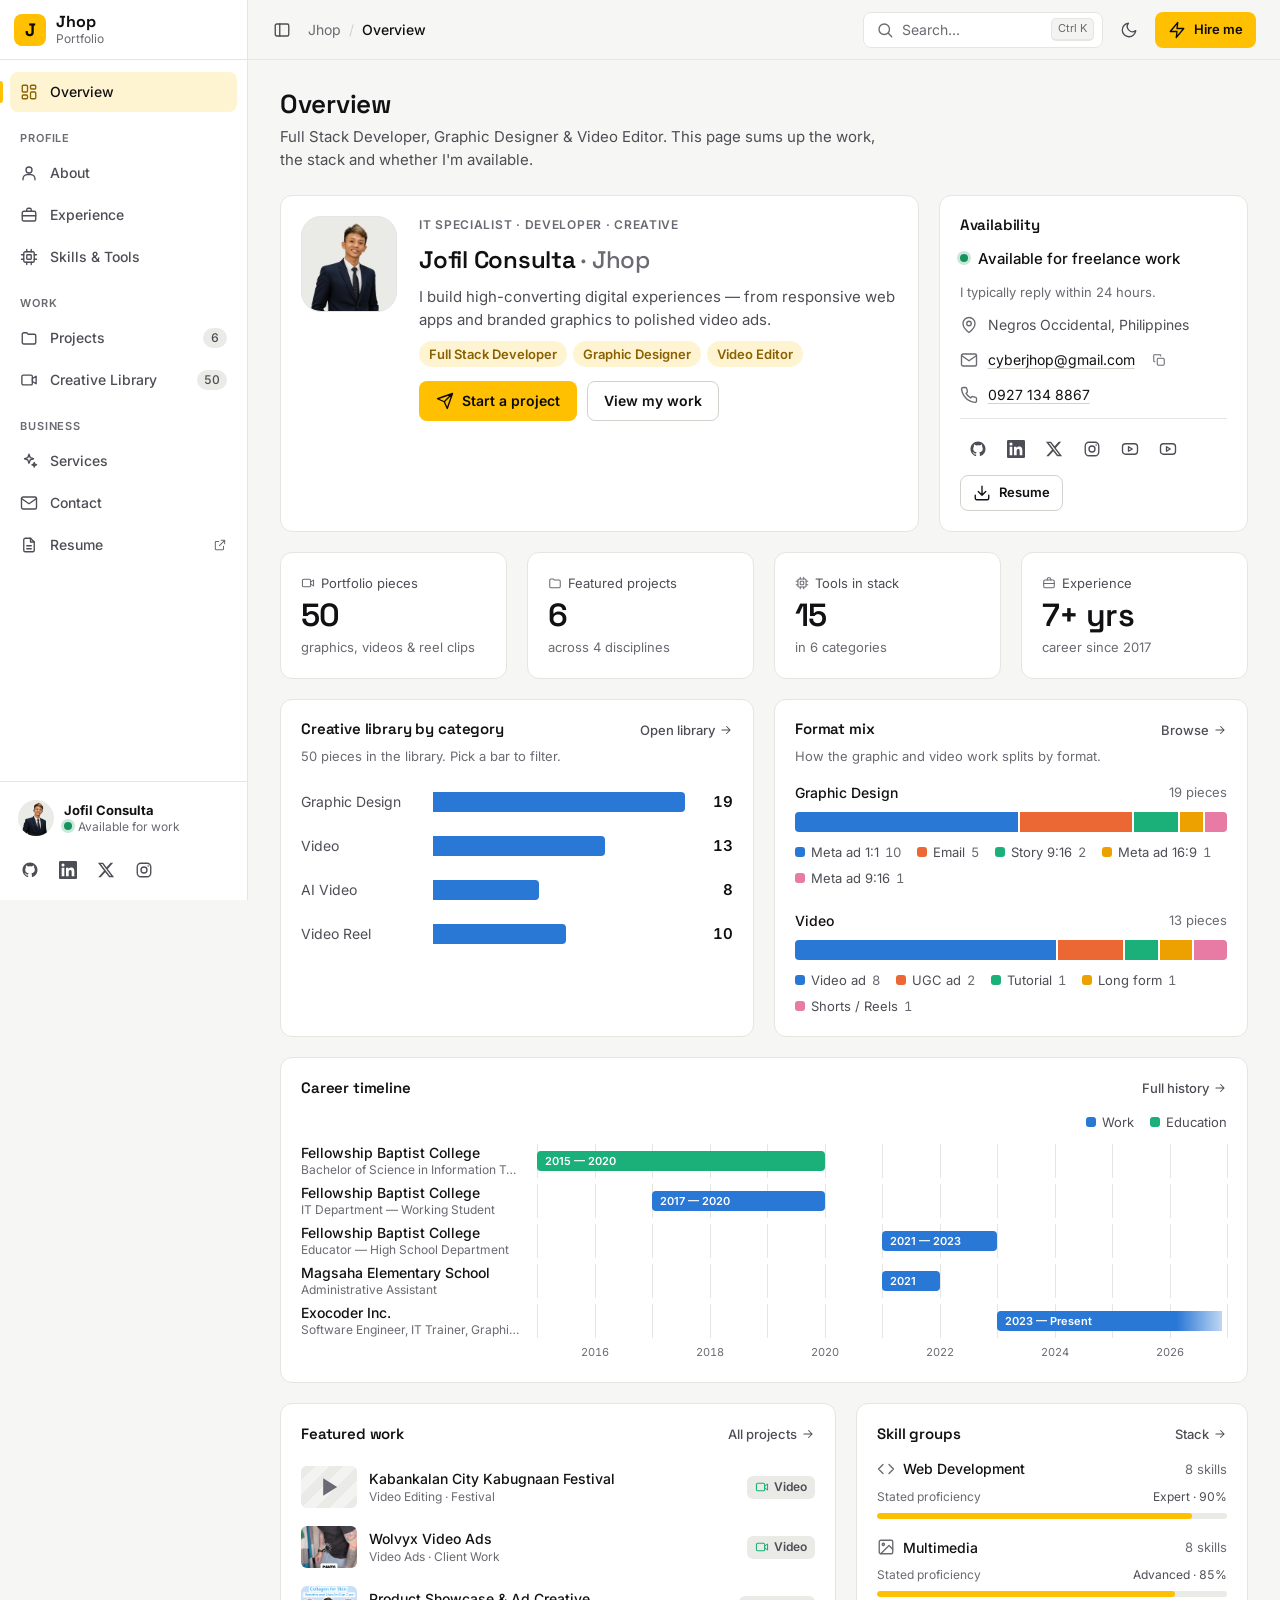
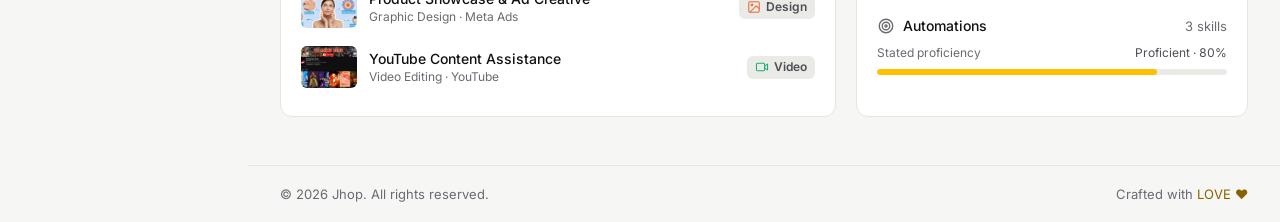
<file: index.html>
<!DOCTYPE html>
<html lang="en">
	<head>
		<meta charset="UTF-8" />
		<meta name="viewport" content="width=device-width, initial-scale=1.0" />
		<title>Jhop — Full Stack Developer · Designer · Video Editor</title>
		<meta name="description" content="Jhop — Full Stack Developer, Graphic Designer & Video Editor based in the Philippines. Available for freelance work." />
		<meta name="author" content="Jofil Consulta" />
		<link rel="canonical" href="https://cyberjhop.github.io/" />
		<meta name="theme-color" content="#0b0b0c" media="(prefers-color-scheme: dark)" />
		<meta name="theme-color" content="#f6f6f4" media="(prefers-color-scheme: light)" />
		<meta property="og:title" content="Jhop — Full Stack Developer · Designer · Video Editor" />
		<meta property="og:description" content="I build high-converting digital experiences — from responsive web apps and branded graphics to polished video ads." />
		<meta property="og:type" content="website" />
		<meta property="og:url" content="https://cyberjhop.github.io" />
		<meta property="og:image" content="https://cyberjhop.github.io/img/profile.png" />
		<meta name="twitter:card" content="summary_large_image" />
		<link rel="icon" href="data:image/svg+xml,<svg xmlns='http://www.w3.org/2000/svg' viewBox='0 0 32 32'><rect width='32' height='32' rx='6' fill='%23FFC001'/><text x='16' y='22' text-anchor='middle' font-family='Arial,sans-serif' font-weight='800' font-size='20' fill='%230a0a0a'>J</text></svg>" />
		<link rel="preconnect" href="https://fonts.googleapis.com" />
		<link rel="preconnect" href="https://fonts.gstatic.com" crossorigin />
		<link href="https://fonts.googleapis.com/css2?family=Inter:wght@400;500;600;700&family=Space+Grotesk:wght@500;600;700&display=swap" rel="stylesheet" />
		<link rel="stylesheet" href="res/css/main.css" />
		<script>
			// Apply saved theme + sidebar state before first paint (no flash).
			(function () {
				var d = document.documentElement;
				d.classList.add("js");
				try {
					var t = localStorage.getItem("theme");
					if (t === "light" || t === "dark") d.setAttribute("data-theme", t);
					if (localStorage.getItem("sidebar") === "collapsed") d.classList.add("sidebar-collapsed");
				} catch (e) {}
				var w = window.innerWidth;
				if (w >= 768 && (w < 1024 || d.classList.contains("sidebar-collapsed"))) d.classList.add("is-rail");
			})();
		</script>
		<script type="application/ld+json">
			{
				"@context": "https://schema.org",
				"@type": "Person",
				"name": "Jofil Consulta",
				"alternateName": "Jhop",
				"jobTitle": "Full Stack Developer, Graphic Designer & Video Editor",
				"url": "https://cyberjhop.github.io",
				"image": "https://cyberjhop.github.io/img/profile.png",
				"email": "mailto:cyberjhop@gmail.com",
				"address": { "@type": "PostalAddress", "addressRegion": "Negros Occidental", "addressCountry": "PH" },
				"worksFor": { "@type": "Organization", "name": "Exocoder Inc." },
				"alumniOf": { "@type": "CollegeOrUniversity", "name": "Fellowship Baptist College" },
				"sameAs": [
					"https://github.com/jhop-xocdr",
					"https://www.linkedin.com/in/jofil-consulta-85502b249/",
					"https://x.com/jhop_ph",
					"https://www.instagram.com/cyberjhop06/"
				]
			}
		</script>
	</head>
	<body>
		<!-- Icon sprite: referenced everywhere as <svg class="icon"><use href="#i-name"/></svg> -->
		<svg xmlns="http://www.w3.org/2000/svg" style="display: none" aria-hidden="true">
			<defs>
				<symbol id="i-home" viewBox="0 0 24 24"><rect x="3" y="3" width="7" height="9" rx="1.5"/><rect x="14" y="3" width="7" height="5" rx="1.5"/><rect x="14" y="12" width="7" height="9" rx="1.5"/><rect x="3" y="16" width="7" height="5" rx="1.5"/></symbol>
				<symbol id="i-user" viewBox="0 0 24 24"><circle cx="12" cy="8" r="4"/><path d="M4 21v-1a6 6 0 0 1 6-6h4a6 6 0 0 1 6 6v1"/></symbol>
				<symbol id="i-briefcase" viewBox="0 0 24 24"><rect x="3" y="7" width="18" height="13" rx="2"/><path d="M9 7V5a2 2 0 0 1 2-2h2a2 2 0 0 1 2 2v2M3 13h18"/></symbol>
				<symbol id="i-cpu" viewBox="0 0 24 24"><rect x="5" y="5" width="14" height="14" rx="2"/><rect x="9" y="9" width="6" height="6" rx="1"/><path d="M9 2v3M15 2v3M9 19v3M15 19v3M2 9h3M2 15h3M19 9h3M19 15h3"/></symbol>
				<symbol id="i-folder" viewBox="0 0 24 24"><path d="M3 7a2 2 0 0 1 2-2h4l2 2h8a2 2 0 0 1 2 2v9a2 2 0 0 1-2 2H5a2 2 0 0 1-2-2z"/></symbol>
				<symbol id="i-film" viewBox="0 0 24 24"><rect x="2.5" y="5.5" width="14" height="13" rx="2"/><path d="M16.5 10l5-3v10l-5-3z"/></symbol>
				<symbol id="i-sparkles" viewBox="0 0 24 24"><path d="M12 3l1.6 4.4L18 9l-4.4 1.6L12 15l-1.6-4.4L6 9l4.4-1.6z"/><path d="M19 14l.8 2.2L22 17l-2.2.8L19 20l-.8-2.2L16 17l2.2-.8z"/></symbol>
				<symbol id="i-mail" viewBox="0 0 24 24"><rect x="2" y="4" width="20" height="16" rx="2"/><path d="M22 6l-10 7L2 6"/></symbol>
				<symbol id="i-file" viewBox="0 0 24 24"><path d="M14 3H7a2 2 0 0 0-2 2v14a2 2 0 0 0 2 2h10a2 2 0 0 0 2-2V8z"/><path d="M14 3v5h5M9 13h6M9 17h6"/></symbol>
				<symbol id="i-search" viewBox="0 0 24 24"><circle cx="11" cy="11" r="7"/><path d="M21 21l-4.3-4.3"/></symbol>
				<symbol id="i-sun" viewBox="0 0 24 24"><circle cx="12" cy="12" r="4"/><path d="M12 2v2M12 20v2M4.9 4.9l1.4 1.4M17.7 17.7l1.4 1.4M2 12h2M20 12h2M4.9 19.1l1.4-1.4M17.7 6.3l1.4-1.4"/></symbol>
				<symbol id="i-moon" viewBox="0 0 24 24"><path d="M21 12.8A9 9 0 1 1 11.2 3a7 7 0 0 0 9.8 9.8z"/></symbol>
				<symbol id="i-menu" viewBox="0 0 24 24"><path d="M4 6h16M4 12h16M4 18h16"/></symbol>
				<symbol id="i-panel" viewBox="0 0 24 24"><rect x="3" y="4" width="18" height="16" rx="2"/><path d="M9 4v16"/></symbol>
				<symbol id="i-x" viewBox="0 0 24 24"><path d="M18 6L6 18M6 6l12 12"/></symbol>
				<symbol id="i-chevron-left" viewBox="0 0 24 24"><path d="M15 18l-6-6 6-6"/></symbol>
				<symbol id="i-chevron-right" viewBox="0 0 24 24"><path d="M9 18l6-6-6-6"/></symbol>
				<symbol id="i-external" viewBox="0 0 24 24"><path d="M14 4h6v6M20 4l-9 9M18 14v5a1 1 0 0 1-1 1H5a1 1 0 0 1-1-1V7a1 1 0 0 1 1-1h5"/></symbol>
				<symbol id="i-download" viewBox="0 0 24 24"><path d="M21 15v4a2 2 0 0 1-2 2H5a2 2 0 0 1-2-2v-4M7 10l5 5 5-5M12 15V3"/></symbol>
				<symbol id="i-copy" viewBox="0 0 24 24"><rect x="9" y="9" width="12" height="12" rx="2"/><path d="M5 15H4a1 1 0 0 1-1-1V4a1 1 0 0 1 1-1h10a1 1 0 0 1 1 1v1"/></symbol>
				<symbol id="i-arrow-right" viewBox="0 0 24 24"><path d="M5 12h14M13 6l6 6-6 6"/></symbol>
				<symbol id="i-code" viewBox="0 0 24 24"><path d="M16 18l6-6-6-6M8 6l-6 6 6 6"/></symbol>
				<symbol id="i-image" viewBox="0 0 24 24"><rect x="3" y="3" width="18" height="18" rx="2"/><circle cx="8.5" cy="8.5" r="1.5"/><path d="M21 15l-5-5L5 21"/></symbol>
				<symbol id="i-target" viewBox="0 0 24 24"><circle cx="12" cy="12" r="9"/><circle cx="12" cy="12" r="5"/><circle cx="12" cy="12" r="1.5"/></symbol>
				<symbol id="i-youtube" viewBox="0 0 24 24"><rect x="2" y="5" width="20" height="14" rx="4"/><path d="M10 9l5 3-5 3z"/></symbol>
				<symbol id="i-workflow" viewBox="0 0 24 24"><rect x="3" y="3" width="7" height="7" rx="1.5"/><rect x="14" y="14" width="7" height="7" rx="1.5"/><path d="M10 6.5h4a3 3 0 0 1 3 3V14"/></symbol>
				<symbol id="i-activity" viewBox="0 0 24 24"><path d="M22 12h-4l-3 9L9 3l-3 9H2"/></symbol>
				<symbol id="i-clock" viewBox="0 0 24 24"><circle cx="12" cy="12" r="9"/><path d="M12 7v5l3 2"/></symbol>
				<symbol id="i-users" viewBox="0 0 24 24"><circle cx="9" cy="8" r="4"/><path d="M2 21v-1a5 5 0 0 1 5-5h4a5 5 0 0 1 5 5v1M16 3.1a4 4 0 0 1 0 7.8M22 21v-1a4 4 0 0 0-3-3.9"/></symbol>
				<symbol id="i-layers" viewBox="0 0 24 24"><path d="M12 2L2 7l10 5 10-5z"/><path d="M2 17l10 5 10-5M2 12l10 5 10-5"/></symbol>
				<symbol id="i-pen" viewBox="0 0 24 24"><path d="M12 20h9"/><path d="M16.5 3.5a2.1 2.1 0 0 1 3 3L7 19l-4 1 1-4z"/></symbol>
				<symbol id="i-pin" viewBox="0 0 24 24"><path d="M20 10c0 6-8 12-8 12s-8-6-8-12a8 8 0 0 1 16 0z"/><circle cx="12" cy="10" r="3"/></symbol>
				<symbol id="i-phone" viewBox="0 0 24 24"><path d="M22 16.9v3a2 2 0 0 1-2.2 2 19.8 19.8 0 0 1-8.6-3.1 19.5 19.5 0 0 1-6-6A19.8 19.8 0 0 1 2.1 4.2 2 2 0 0 1 4.1 2h3a2 2 0 0 1 2 1.7c.1.9.4 1.9.7 2.8a2 2 0 0 1-.5 2.1L8.1 9.9a16 16 0 0 0 6 6l1.3-1.3a2 2 0 0 1 2.1-.4c.9.3 1.8.6 2.8.7a2 2 0 0 1 1.7 2z"/></symbol>
				<symbol id="i-check" viewBox="0 0 24 24"><path d="M20 6L9 17l-5-5"/></symbol>
				<symbol id="i-send" viewBox="0 0 24 24"><path d="M22 2L11 13M22 2l-7 20-4-9-9-4z"/></symbol>
				<symbol id="i-grid" viewBox="0 0 24 24"><rect x="3" y="3" width="7" height="7" rx="1.5"/><rect x="14" y="3" width="7" height="7" rx="1.5"/><rect x="3" y="14" width="7" height="7" rx="1.5"/><rect x="14" y="14" width="7" height="7" rx="1.5"/></symbol>
				<symbol id="i-list" viewBox="0 0 24 24"><path d="M8 6h13M8 12h13M8 18h13M3 6h.01M3 12h.01M3 18h.01"/></symbol>
				<symbol id="i-play" viewBox="0 0 24 24"><path d="M7 4.5v15l12-7.5z"/></symbol>
				<symbol id="i-cap" viewBox="0 0 24 24"><path d="M22 9L12 4 2 9l10 5z"/><path d="M6 11v5c3 2.5 9 2.5 12 0v-5"/></symbol>
				<symbol id="i-zap" viewBox="0 0 24 24"><path d="M13 2L3 14h9l-1 8 10-12h-9z"/></symbol>
				<symbol id="i-maximize" viewBox="0 0 24 24"><path d="M8 3H5a2 2 0 0 0-2 2v3M21 8V5a2 2 0 0 0-2-2h-3M3 16v3a2 2 0 0 0 2 2h3M16 21h3a2 2 0 0 0 2-2v-3"/></symbol>
				<symbol id="i-github" viewBox="0 0 24 24"><path fill="currentColor" stroke="none" d="M12 2C6.48 2 2 6.48 2 12c0 4.42 2.87 8.17 6.84 9.49.5.09.68-.22.68-.48v-1.7c-2.78.6-3.37-1.34-3.37-1.34-.45-1.16-1.11-1.46-1.11-1.46-.91-.62.07-.61.07-.61 1 .07 1.53 1.03 1.53 1.03.89 1.53 2.34 1.09 2.91.83.09-.65.35-1.09.64-1.34-2.22-.25-4.56-1.11-4.56-4.94 0-1.09.39-1.98 1.03-2.68-.1-.25-.45-1.27.1-2.65 0 0 .84-.27 2.75 1.03A9.58 9.58 0 0 1 12 6.84c.85 0 1.71.11 2.5.34 1.91-1.3 2.75-1.03 2.75-1.03.55 1.38.2 2.4.1 2.65.64.7 1.03 1.59 1.03 2.68 0 3.84-2.34 4.69-4.57 4.94.36.31.68.92.68 1.85v2.74c0 .27.18.58.69.48A10 10 0 0 0 22 12c0-5.52-4.48-10-10-10z"/></symbol>
				<symbol id="i-linkedin" viewBox="0 0 24 24"><path fill="currentColor" stroke="none" d="M20.45 20.45h-3.55v-5.57c0-1.33-.03-3.04-1.85-3.04-1.85 0-2.14 1.45-2.14 2.94v5.67H9.35V9h3.41v1.56h.05c.48-.9 1.64-1.85 3.37-1.85 3.6 0 4.27 2.37 4.27 5.46v6.28zM5.34 7.43a2.06 2.06 0 1 1 0-4.13 2.06 2.06 0 0 1 0 4.13zM7.12 20.45H3.56V9h3.56v11.45zM22.23 0H1.77C.79 0 0 .77 0 1.73v20.54C0 23.23.79 24 1.77 24h20.45c.98 0 1.78-.77 1.78-1.73V1.73C24 .77 23.2 0 22.22 0z"/></symbol>
				<symbol id="i-xlogo" viewBox="0 0 24 24"><path fill="currentColor" stroke="none" d="M18.24 2.25h3.31l-7.23 8.26 8.5 11.24h-6.66l-5.21-6.82-5.97 6.82H1.67l7.73-8.84L1.25 2.25h6.83l4.71 6.23zm-1.16 17.52h1.83L7.08 4.13H5.12z"/></symbol>
				<symbol id="i-instagram" viewBox="0 0 24 24"><rect x="3" y="3" width="18" height="18" rx="5"/><circle cx="12" cy="12" r="4"/><circle fill="currentColor" stroke="none" cx="17.5" cy="6.5" r="1"/></symbol>
			</defs>
		</svg>

		<a class="skip-link" href="#main">Skip to content</a>

		<div class="app">
			<!-- ===== SIDEBAR ===== -->
			<aside class="sidebar" id="sidebar" aria-label="Primary">
				<div class="sidebar-brand">
					<a href="#overview" class="brand" aria-label="Jhop — Overview">
						<span class="brand-mark" aria-hidden="true">J</span>
						<span class="brand-text">
							<strong>Jhop</strong>
							<small>Portfolio</small>
						</span>
					</a>
					<button class="icon-btn sidebar-close" id="sidebarClose" aria-label="Close navigation">
						<svg class="icon"><use href="#i-x" /></svg>
					</button>
				</div>

				<nav class="sidebar-nav" aria-label="Sections">
					<ul class="nav-list">
						<li><a class="nav-item" href="#overview" data-route="overview"><svg class="icon"><use href="#i-home" /></svg><span class="nav-label">Overview</span></a></li>
					</ul>
					<p class="nav-group-label">Profile</p>
					<ul class="nav-list">
						<li><a class="nav-item" href="#about" data-route="about"><svg class="icon"><use href="#i-user" /></svg><span class="nav-label">About</span></a></li>
						<li><a class="nav-item" href="#experience" data-route="experience"><svg class="icon"><use href="#i-briefcase" /></svg><span class="nav-label">Experience</span></a></li>
						<li><a class="nav-item" href="#skills" data-route="skills"><svg class="icon"><use href="#i-cpu" /></svg><span class="nav-label">Skills &amp; Tools</span></a></li>
					</ul>
					<p class="nav-group-label">Work</p>
					<ul class="nav-list">
						<li><a class="nav-item" href="#projects" data-route="projects"><svg class="icon"><use href="#i-folder" /></svg><span class="nav-label">Projects</span><span class="nav-count" data-count="projects"></span></a></li>
						<li><a class="nav-item" href="#media" data-route="media"><svg class="icon"><use href="#i-film" /></svg><span class="nav-label">Creative Library</span><span class="nav-count" data-count="media"></span></a></li>
					</ul>
					<p class="nav-group-label">Business</p>
					<ul class="nav-list">
						<li><a class="nav-item" href="#services" data-route="services"><svg class="icon"><use href="#i-sparkles" /></svg><span class="nav-label">Services</span></a></li>
						<li><a class="nav-item" href="#contact" data-route="contact"><svg class="icon"><use href="#i-mail" /></svg><span class="nav-label">Contact</span></a></li>
						<li><a class="nav-item" href="res/resume/resume.pdf" target="_blank" rel="noopener"><svg class="icon"><use href="#i-file" /></svg><span class="nav-label">Resume</span><svg class="icon icon-sm nav-ext" aria-hidden="true"><use href="#i-external" /></svg><span class="sr-only">(opens PDF in a new tab)</span></a></li>
					</ul>
				</nav>

				<div class="sidebar-foot">
					<a href="#about" class="sidebar-profile">
						<img src="img/profile.png" alt="" width="36" height="36" />
						<span class="sidebar-profile-text">
							<strong>Jofil Consulta</strong>
							<small><span class="status-dot" aria-hidden="true"></span>Available for work</small>
						</span>
					</a>
					<ul class="sidebar-socials" id="sidebarSocials" aria-label="Social profiles"></ul>
				</div>
			</aside>
			<div class="sidebar-backdrop" id="sidebarBackdrop" hidden></div>

			<!-- ===== MAIN COLUMN ===== -->
			<div class="main-col">
				<header class="topbar">
					<button class="icon-btn menu-btn" id="menuBtn" aria-label="Open navigation" aria-controls="sidebar" aria-expanded="false">
						<svg class="icon"><use href="#i-menu" /></svg>
					</button>
					<button class="icon-btn collapse-btn" id="collapseBtn" aria-label="Collapse sidebar" aria-controls="sidebar" aria-expanded="true">
						<svg class="icon"><use href="#i-panel" /></svg>
					</button>
					<nav class="breadcrumbs" aria-label="Breadcrumb">
						<ol>
							<li class="crumb-root"><a href="#overview">Jhop</a></li>
							<li class="crumb-group" id="crumbGroup" aria-hidden="true"></li>
							<li><span id="crumbPage" aria-current="page">Overview</span></li>
						</ol>
					</nav>
					<div class="topbar-actions">
						<button class="search-trigger" id="searchBtn" aria-haspopup="dialog" aria-label="Search the portfolio">
							<svg class="icon"><use href="#i-search" /></svg>
							<span class="search-trigger-text">Search…</span>
							<kbd class="kbd" id="searchKbd">Ctrl K</kbd>
						</button>
						<button class="icon-btn" id="themeBtn" aria-label="Switch to light theme">
							<svg class="icon theme-icon-dark"><use href="#i-sun" /></svg>
							<svg class="icon theme-icon-light"><use href="#i-moon" /></svg>
						</button>
						<a href="#contact" class="btn btn-primary btn-sm hire-btn"><svg class="icon"><use href="#i-zap" /></svg><span>Hire me</span></a>
					</div>
				</header>

				<main id="main" class="main" tabindex="-1">
					<!-- ===== OVERVIEW ===== -->
					<section class="view" id="overview" data-view="overview" data-group="" data-title="Overview" aria-labelledby="h-overview">
						<header class="view-head">
							<div>
								<h1 id="h-overview">Overview</h1>
								<p class="view-sub">Full Stack Developer, Graphic Designer &amp; Video Editor. This page sums up the work, the stack and whether I'm available.</p>
							</div>
						</header>
						<div class="view-body" data-render="overview"></div>
					</section>

					<!-- ===== ABOUT ===== -->
					<section class="view" id="about" data-view="about" data-group="Profile" data-title="About" aria-labelledby="h-about">
						<header class="view-head">
							<div>
								<h1 id="h-about">About</h1>
								<p class="view-sub">IT Specialist · Developer · Creative, based in Negros Occidental, Philippines.</p>
							</div>
						</header>
						<div class="view-body" data-render="about"></div>
					</section>

					<!-- ===== EXPERIENCE ===== -->
					<section class="view" id="experience" data-view="experience" data-group="Profile" data-title="Experience" aria-labelledby="h-experience">
						<header class="view-head">
							<div>
								<h1 id="h-experience">Experience</h1>
								<p class="view-sub">Career history and education, taken from my resume.</p>
							</div>
							<div class="view-actions">
								<a class="btn btn-secondary btn-sm" href="res/resume/resume.pdf" download><svg class="icon"><use href="#i-download" /></svg>Download resume</a>
							</div>
						</header>
						<div class="view-body" data-render="experience"></div>
					</section>

					<!-- ===== SKILLS ===== -->
					<section class="view" id="skills" data-view="skills" data-group="Profile" data-title="Skills &amp; Tools" aria-labelledby="h-skills">
						<header class="view-head">
							<div>
								<h1 id="h-skills">Skills &amp; Tools</h1>
								<p class="view-sub">Technologies and tools I've built real projects with.</p>
							</div>
						</header>
						<div class="view-body" data-render="skills"></div>
					</section>

					<!-- ===== PROJECTS ===== -->
					<section class="view" id="projects" data-view="projects" data-group="Work" data-title="Projects" aria-labelledby="h-projects">
						<header class="view-head">
							<div>
								<h1 id="h-projects">Projects</h1>
								<p class="view-sub">Featured client and personal work across development, design, video and AI.</p>
							</div>
						</header>
						<div class="view-body" data-render="projects"></div>
					</section>

					<!-- ===== CREATIVE LIBRARY ===== -->
					<section class="view" id="media" data-view="media" data-group="Work" data-title="Creative Library" aria-labelledby="h-media">
						<header class="view-head">
							<div>
								<h1 id="h-media">Creative Library</h1>
								<p class="view-sub">Every graphic, video ad, AI video and reel clip in one place. Pick any piece to view it full size.</p>
							</div>
						</header>
						<div class="view-body" data-render="media"></div>
					</section>

					<!-- ===== SERVICES ===== -->
					<section class="view" id="services" data-view="services" data-group="Business" data-title="Services" aria-labelledby="h-services">
						<header class="view-head">
							<div>
								<h1 id="h-services">Services</h1>
								<p class="view-sub">What I can take off your plate, and how we'll work together.</p>
							</div>
						</header>
						<div class="view-body" data-render="services"></div>
					</section>

					<!-- ===== CONTACT ===== -->
					<section class="view" id="contact" data-view="contact" data-group="Business" data-title="Contact" aria-labelledby="h-contact">
						<header class="view-head">
							<div>
								<h1 id="h-contact">Get in touch</h1>
								<p class="view-sub">Let's create something amazing together! Reach out and let's discuss your project.</p>
							</div>
						</header>
						<div class="view-body" data-render="contact"></div>
					</section>

					<noscript>
						<div class="noscript">
							<p><strong>Jhop (Jofil Consulta)</strong> — Full Stack Developer, Graphic Designer &amp; Video Editor, Negros Occidental, Philippines.</p>
							<p>Email <a href="mailto:cyberjhop@gmail.com">cyberjhop@gmail.com</a> · Phone <a href="tel:09271348867">0927 134 8867</a> · <a href="res/resume/resume.pdf">Resume (PDF)</a></p>
							<p><a href="https://github.com/jhop-xocdr">GitHub</a> · <a href="https://www.linkedin.com/in/jofil-consulta-85502b249/">LinkedIn</a> · <a href="https://x.com/jhop_ph">X</a> · <a href="https://www.instagram.com/cyberjhop06/">Instagram</a></p>
							<p>Turn on JavaScript to browse the interactive dashboard.</p>
						</div>
					</noscript>
				</main>

				<footer class="app-footer">
					<p>&copy; 2026 Jhop. All rights reserved.</p>
					<p>Crafted with <span class="accent-text">LOVE ♥</span></p>
				</footer>
			</div>
		</div>

		<!-- ===== PROJECT DETAIL DRAWER ===== -->
		<div class="drawer" id="projectDrawer" role="dialog" aria-modal="true" aria-labelledby="drawerTitle" hidden>
			<div class="drawer-backdrop" data-close></div>
			<div class="drawer-panel">
				<header class="drawer-head">
					<p class="eyebrow" id="drawerEyebrow"></p>
					<div class="drawer-head-actions">
						<button class="icon-btn" id="drawerPrev" aria-label="Previous project"><svg class="icon"><use href="#i-chevron-left" /></svg></button>
						<button class="icon-btn" id="drawerNext" aria-label="Next project"><svg class="icon"><use href="#i-chevron-right" /></svg></button>
						<button class="icon-btn" data-close aria-label="Close project details"><svg class="icon"><use href="#i-x" /></svg></button>
					</div>
				</header>
				<div class="drawer-body" id="drawerBody"></div>
			</div>
		</div>

		<!-- ===== LIGHTBOX ===== -->
		<div class="lightbox" id="lightbox" role="dialog" aria-modal="true" aria-label="Media viewer" hidden>
			<div class="lightbox-top">
				<p class="lightbox-caption" id="lightboxCaption"></p>
				<span class="lightbox-pos" id="lightboxPos"></span>
				<button class="icon-btn lightbox-close" id="lightboxClose" aria-label="Close viewer"><svg class="icon"><use href="#i-x" /></svg></button>
			</div>
			<button class="icon-btn lightbox-nav lightbox-prev" id="lightboxPrev" aria-label="Previous item"><svg class="icon"><use href="#i-chevron-left" /></svg></button>
			<div class="lightbox-stage" id="lightboxStage"></div>
			<button class="icon-btn lightbox-nav lightbox-next" id="lightboxNext" aria-label="Next item"><svg class="icon"><use href="#i-chevron-right" /></svg></button>
		</div>

		<!-- ===== COMMAND PALETTE ===== -->
		<div class="palette" id="palette" role="dialog" aria-modal="true" aria-label="Search" hidden>
			<div class="palette-backdrop" data-close></div>
			<div class="palette-panel">
				<div class="palette-input-wrap">
					<svg class="icon"><use href="#i-search" /></svg>
					<input id="paletteInput" type="text" role="combobox" aria-expanded="true" aria-controls="paletteList" aria-autocomplete="list" placeholder="Search pages, projects, media, skills…" autocomplete="off" spellcheck="false" />
					<kbd class="kbd">Esc</kbd>
				</div>
				<ul class="palette-list" id="paletteList" role="listbox" aria-label="Results"></ul>
				<footer class="palette-foot"><span><kbd class="kbd">↑</kbd><kbd class="kbd">↓</kbd> to move</span><span><kbd class="kbd">Enter</kbd> to open</span></footer>
			</div>
		</div>

		<div class="toast" id="toast" role="status" aria-live="polite"></div>
		<div class="chart-tip" id="chartTip" role="presentation" hidden></div>

		<script src="res/js/data.js"></script>
		<script src="res/js/main.js"></script>
	</body>
</html>
</file>
<file: res/css/main.css>
/* =========================================================================
   Jhop — Portfolio Dashboard styles
   1. Tokens (dark default, light theme)   5. Components
   2. Base                                 6. Views
   3. App shell: sidebar, topbar           7. Overlays: drawer, lightbox, palette, toast
   4. Charts                               8. Responsive
   ========================================================================= */

/* ===== 1. TOKENS ===== */
:root {
	color-scheme: dark;
	--bg: #0b0b0c;
	--surface: #141416;
	--surface-2: #1b1b1e;
	--surface-3: #232327;
	--border: #26262b;
	--border-strong: #36363c;
	--text: #f4f4f5;
	--text-2: #b4b4bb;
	--text-3: #8c8c95;
	--accent: #ffc001;
	--accent-ink: #0b0b0c;
	--accent-text: #ffc001;
	--accent-soft: rgba(255, 192, 1, 0.12);
	--success: #3ecf8e;
	--focus: #ffc001;
	--overlay: rgba(0, 0, 0, 0.6);
	--shadow: 0 1px 2px rgba(0, 0, 0, 0.4), 0 8px 24px rgba(0, 0, 0, 0.35);
	--shadow-lg: 0 24px 64px rgba(0, 0, 0, 0.55);

	/* Categorical chart slots (validated set, dark steps) */
	--series-1: #3987e5;
	--series-2: #d95926;
	--series-3: #199e70;
	--series-4: #c98500;
	--series-5: #d55181;
	--series-6: #008300;

	--font: "Inter", -apple-system, BlinkMacSystemFont, "Segoe UI", Roboto, sans-serif;
	--font-display: "Space Grotesk", var(--font);
	--radius: 12px;
	--radius-sm: 8px;
	--sb-w: 248px;
	--sb-rail: 68px;
	--topbar-h: 60px;
	--ease: cubic-bezier(0.2, 0, 0, 1);
	--t: 160ms var(--ease);
}

@media (prefers-color-scheme: light) {
	:root:not([data-theme="dark"]) {
		color-scheme: light;
		--bg: #f6f6f4;
		--surface: #ffffff;
		--surface-2: #f3f3f1;
		--surface-3: #eaeae7;
		--border: #e5e5e1;
		--border-strong: #d2d2cc;
		--text: #111113;
		--text-2: #4d4d55;
		--text-3: #6a6a72;
		--accent-text: #8a6100;
		--accent-soft: rgba(255, 192, 1, 0.18);
		--success: #14935c;
		--focus: #b07c00;
		--overlay: rgba(17, 17, 19, 0.45);
		--shadow: 0 1px 2px rgba(17, 17, 19, 0.06), 0 8px 24px rgba(17, 17, 19, 0.06);
		--shadow-lg: 0 24px 64px rgba(17, 17, 19, 0.18);
		--series-1: #2a78d6;
		--series-2: #eb6834;
		--series-3: #1baf7a;
		--series-4: #eda100;
		--series-5: #e87ba4;
		--series-6: #008300;
	}
}
:root[data-theme="light"] {
	color-scheme: light;
	--bg: #f6f6f4;
	--surface: #ffffff;
	--surface-2: #f3f3f1;
	--surface-3: #eaeae7;
	--border: #e5e5e1;
	--border-strong: #d2d2cc;
	--text: #111113;
	--text-2: #4d4d55;
	--text-3: #6a6a72;
	--accent-text: #8a6100;
	--accent-soft: rgba(255, 192, 1, 0.18);
	--success: #14935c;
	--focus: #b07c00;
	--overlay: rgba(17, 17, 19, 0.45);
	--shadow: 0 1px 2px rgba(17, 17, 19, 0.06), 0 8px 24px rgba(17, 17, 19, 0.06);
	--shadow-lg: 0 24px 64px rgba(17, 17, 19, 0.18);
	--series-1: #2a78d6;
	--series-2: #eb6834;
	--series-3: #1baf7a;
	--series-4: #eda100;
	--series-5: #e87ba4;
	--series-6: #008300;
}

/* ===== 2. BASE ===== */
*,
*::before,
*::after {
	box-sizing: border-box;
	margin: 0;
	padding: 0;
}

html {
	-webkit-text-size-adjust: 100%;
	scroll-padding-top: calc(var(--topbar-h) + 16px);
}

body {
	font-family: var(--font);
	font-size: 15px;
	line-height: 1.55;
	background: var(--bg);
	color: var(--text);
	-webkit-font-smoothing: antialiased;
	overflow-x: hidden;
}
body.no-scroll {
	overflow: hidden;
}

img,
video,
iframe {
	display: block;
	max-width: 100%;
}
a {
	color: inherit;
	text-decoration: none;
}
button,
input,
select,
textarea {
	font: inherit;
	color: inherit;
}
button {
	background: none;
	border: 0;
	cursor: pointer;
}
ul,
ol {
	list-style: none;
}
h1,
h2,
h3 {
	font-family: var(--font-display);
	font-weight: 600;
	letter-spacing: -0.01em;
	line-height: 1.25;
}
p a,
.kv-list a,
.info-list a {
	color: var(--text);
	text-decoration: underline;
	text-decoration-color: var(--border-strong);
	text-underline-offset: 3px;
}
p a:hover,
.kv-list a:hover,
.info-list a:hover {
	text-decoration-color: var(--accent);
}

:focus-visible {
	outline: 2px solid var(--focus);
	outline-offset: 2px;
	border-radius: 6px;
}
h1:focus {
	outline: none;
}

.icon {
	width: 18px;
	height: 18px;
	flex: none;
	fill: none;
	stroke: currentColor;
	stroke-width: 1.8;
	stroke-linecap: round;
	stroke-linejoin: round;
}
.icon-sm {
	width: 14px;
	height: 14px;
}

.sr-only {
	position: absolute !important;
	width: 1px;
	height: 1px;
	overflow: hidden;
	clip: rect(0 0 0 0);
	clip-path: inset(50%);
	white-space: nowrap;
}
.skip-link {
	position: fixed;
	top: 8px;
	left: 8px;
	z-index: 200;
	padding: 10px 14px;
	border-radius: var(--radius-sm);
	background: var(--accent);
	color: var(--accent-ink);
	font-weight: 600;
	transform: translateY(-150%);
	transition: transform var(--t);
}
.skip-link:focus {
	transform: none;
}

.muted {
	color: var(--text-3);
}
.small {
	font-size: 13px;
}
.accent-text {
	color: var(--accent-text);
}
.eyebrow {
	font-size: 12px;
	font-weight: 600;
	letter-spacing: 0.06em;
	text-transform: uppercase;
	color: var(--text-3);
}
.lead {
	font-size: 16px;
	color: var(--text);
}

/* ===== 3. APP SHELL ===== */

/* Sidebar */
.sidebar {
	position: fixed;
	inset: 0 auto 0 0;
	z-index: 60;
	width: var(--sb-w);
	display: flex;
	flex-direction: column;
	background: var(--surface);
	border-right: 1px solid var(--border);
	transition: width var(--t), transform 220ms var(--ease);
}
.sidebar-brand {
	height: var(--topbar-h);
	display: flex;
	align-items: center;
	justify-content: space-between;
	padding: 0 14px;
	border-bottom: 1px solid var(--border);
}
.brand {
	display: flex;
	align-items: center;
	gap: 10px;
	min-width: 0;
}
.brand-mark {
	width: 32px;
	height: 32px;
	flex: none;
	display: grid;
	place-items: center;
	border-radius: 8px;
	background: var(--accent);
	color: var(--accent-ink);
	font-family: var(--font-display);
	font-weight: 700;
	font-size: 18px;
}
.brand-text {
	display: flex;
	flex-direction: column;
	line-height: 1.15;
	white-space: nowrap;
}
.brand-text strong {
	font-family: var(--font-display);
	font-size: 16px;
}
.brand-text small {
	font-size: 12px;
	color: var(--text-3);
}
.sidebar .sidebar-close {
	display: none;
}

.sidebar-nav {
	flex: 1;
	overflow-y: auto;
	padding: 12px 10px;
	scrollbar-width: thin;
}
.nav-group-label {
	margin: 18px 10px 6px;
	font-size: 11px;
	font-weight: 600;
	letter-spacing: 0.08em;
	text-transform: uppercase;
	color: var(--text-3);
	white-space: nowrap;
}
.nav-list {
	display: grid;
	gap: 2px;
}
.nav-item {
	position: relative;
	display: flex;
	align-items: center;
	gap: 12px;
	min-height: 40px;
	padding: 0 10px;
	border-radius: var(--radius-sm);
	color: var(--text-2);
	font-size: 14px;
	font-weight: 500;
	white-space: nowrap;
	transition: background var(--t), color var(--t);
}
.nav-item:hover {
	background: var(--surface-2);
	color: var(--text);
}
.nav-item.active {
	background: var(--accent-soft);
	color: var(--text);
}
.nav-item.active::before {
	content: "";
	position: absolute;
	left: -10px;
	top: 9px;
	bottom: 9px;
	width: 3px;
	border-radius: 0 3px 3px 0;
	background: var(--accent);
}
.nav-item.active .icon {
	color: var(--accent-text);
}
.nav-label {
	flex: 1;
	overflow: hidden;
	text-overflow: ellipsis;
}
.nav-count {
	min-width: 24px;
	padding: 1px 7px;
	border-radius: 999px;
	background: var(--surface-3);
	color: var(--text-2);
	font-size: 12px;
	text-align: center;
	font-variant-numeric: tabular-nums;
}
.nav-ext {
	color: var(--text-3);
}

.sidebar-foot {
	padding: 12px;
	border-top: 1px solid var(--border);
	display: grid;
	gap: 10px;
}
.sidebar-profile {
	display: flex;
	align-items: center;
	gap: 10px;
	padding: 6px;
	border-radius: var(--radius-sm);
	min-width: 0;
}
.sidebar-profile:hover {
	background: var(--surface-2);
}
.sidebar-profile img {
	width: 36px;
	height: 36px;
	flex: none;
	border-radius: 50%;
	object-fit: cover;
	background: var(--surface-3);
}
.sidebar-profile-text {
	display: flex;
	flex-direction: column;
	min-width: 0;
	line-height: 1.3;
	white-space: nowrap;
}
.sidebar-profile-text strong {
	font-size: 13px;
}
.sidebar-profile-text small {
	display: flex;
	align-items: center;
	gap: 6px;
	font-size: 12px;
	color: var(--text-3);
}
.sidebar-socials {
	display: flex;
	gap: 2px;
}
.status-dot {
	width: 8px;
	height: 8px;
	flex: none;
	border-radius: 50%;
	background: var(--success);
	box-shadow: 0 0 0 3px color-mix(in srgb, var(--success) 22%, transparent);
}

/* Collapsed icon rail — .is-rail is set by JS: always on tablet, toggleable on desktop */
@media (min-width: 768px) and (max-width: 1023px) {
	.collapse-btn {
		display: none !important;
	}
}
@media (min-width: 768px) {
	.is-rail {
		--sb-w: var(--sb-rail);
	}
	.is-rail .brand-text,
	.is-rail .nav-label,
	.is-rail .nav-count,
	.is-rail .nav-ext,
	.is-rail .sidebar-profile-text,
	.is-rail .sidebar-socials {
		display: none;
	}
	.is-rail .nav-group-label {
		height: 1px;
		margin: 12px 8px;
		overflow: hidden;
		background: var(--border);
		color: transparent;
	}
	.is-rail .sidebar-brand,
	.is-rail .sidebar-foot {
		padding-left: 0;
		padding-right: 0;
		justify-content: center;
	}
	.is-rail .sidebar-profile {
		justify-content: center;
	}
	.is-rail .nav-item {
		justify-content: center;
		padding: 0;
	}
	.is-rail .nav-item::after {
		content: attr(data-tip);
		position: absolute;
		left: calc(100% + 10px);
		top: 50%;
		transform: translate(-4px, -50%);
		padding: 5px 9px;
		border-radius: 6px;
		background: var(--text);
		color: var(--bg);
		font-size: 12px;
		font-weight: 500;
		white-space: nowrap;
		pointer-events: none;
		opacity: 0;
		transition: opacity var(--t), transform var(--t);
		z-index: 5;
	}
	.is-rail .nav-item:is(:hover, :focus-visible)::after {
		opacity: 1;
		transform: translate(0, -50%);
	}
	.is-rail .sidebar-nav {
		overflow: visible;
	}
}

.sidebar-backdrop {
	position: fixed;
	inset: 0;
	z-index: 55;
	background: var(--overlay);
}

/* Main column + topbar */
.main-col {
	margin-left: var(--sb-w);
	min-height: 100vh;
	display: flex;
	flex-direction: column;
	transition: margin-left var(--t);
}
.topbar {
	position: sticky;
	top: 0;
	z-index: 40;
	height: var(--topbar-h);
	display: flex;
	align-items: center;
	gap: 8px;
	padding: 0 24px 0 16px;
	background: color-mix(in srgb, var(--bg) 88%, transparent);
	backdrop-filter: saturate(1.4) blur(10px);
	-webkit-backdrop-filter: saturate(1.4) blur(10px);
	border-bottom: 1px solid var(--border);
}
.topbar .menu-btn {
	display: none;
}
.breadcrumbs {
	min-width: 0;
	flex: 1;
}
.breadcrumbs ol {
	display: flex;
	align-items: center;
	gap: 8px;
	font-size: 14px;
	color: var(--text-3);
	white-space: nowrap;
}
.breadcrumbs li + li::before {
	content: "/";
	margin-right: 8px;
	color: var(--border-strong);
}
.breadcrumbs li[hidden] {
	display: none;
}
.breadcrumbs a:hover {
	color: var(--text);
}
#crumbPage {
	color: var(--text);
	font-weight: 500;
}
.topbar-actions {
	display: flex;
	align-items: center;
	gap: 8px;
}
.search-trigger {
	display: flex;
	align-items: center;
	gap: 8px;
	height: 36px;
	width: 240px;
	padding: 0 8px 0 12px;
	border: 1px solid var(--border);
	border-radius: var(--radius-sm);
	background: var(--surface);
	color: var(--text-3);
	font-size: 14px;
	transition: border-color var(--t);
}
.search-trigger:hover {
	border-color: var(--border-strong);
}
.search-trigger-text {
	flex: 1;
	text-align: left;
}
.kbd {
	display: inline-flex;
	align-items: center;
	padding: 1px 6px;
	border: 1px solid var(--border);
	border-bottom-width: 2px;
	border-radius: 5px;
	background: var(--surface-2);
	font-family: var(--font);
	font-size: 11px;
	color: var(--text-3);
	white-space: nowrap;
}
.theme-icon-light {
	display: none;
}
:root[data-theme="light"] .theme-icon-dark {
	display: none;
}
:root[data-theme="light"] .theme-icon-light {
	display: block;
}
@media (prefers-color-scheme: light) {
	:root:not([data-theme="dark"]) .theme-icon-dark {
		display: none;
	}
	:root:not([data-theme="dark"]) .theme-icon-light {
		display: block;
	}
}

.main {
	flex: 1;
	width: 100%;
	max-width: 1320px;
	margin: 0 auto;
	padding: 28px 32px 48px;
}
.main:focus {
	outline: none;
}
.js .view:not(.is-active) {
	display: none;
}
.view {
	animation: view-in 200ms var(--ease);
}
@keyframes view-in {
	from {
		opacity: 0;
		transform: translateY(4px);
	}
}
.view-head {
	display: flex;
	align-items: flex-end;
	justify-content: space-between;
	gap: 16px;
	margin-bottom: 24px;
}
.view-head h1 {
	font-size: 26px;
}
.view-sub {
	margin-top: 4px;
	color: var(--text-2);
	max-width: 68ch;
}
.view-body {
	display: grid;
	gap: 20px;
}

.app-footer {
	display: flex;
	justify-content: space-between;
	gap: 12px;
	flex-wrap: wrap;
	padding: 18px 32px;
	border-top: 1px solid var(--border);
	font-size: 13px;
	color: var(--text-3);
}
.noscript {
	display: grid;
	gap: 8px;
	margin-top: 24px;
	padding: 20px;
	border: 1px solid var(--border);
	border-radius: var(--radius);
	background: var(--surface);
}

/* ===== 5. COMPONENTS ===== */

/* Buttons */
.btn {
	display: inline-flex;
	align-items: center;
	justify-content: center;
	gap: 8px;
	min-height: 40px;
	padding: 0 16px;
	border-radius: var(--radius-sm);
	border: 1px solid transparent;
	font-size: 14px;
	font-weight: 600;
	white-space: nowrap;
	transition: background var(--t), border-color var(--t), transform var(--t);
}
.btn:active {
	transform: translateY(1px);
}
.btn-primary {
	background: var(--accent);
	color: var(--accent-ink);
}
.btn-primary:hover {
	background: color-mix(in srgb, var(--accent) 88%, #fff);
}
.btn-secondary {
	background: var(--surface);
	border-color: var(--border-strong);
	color: var(--text);
}
.btn-secondary:hover {
	background: var(--surface-2);
}
.btn-sm {
	min-height: 36px;
	padding: 0 12px;
	font-size: 13px;
}
.btn-block {
	width: 100%;
}
.btn-row {
	display: flex;
	flex-wrap: wrap;
	gap: 10px;
}
.btn-row-stack {
	flex-direction: column;
}
.icon-btn {
	display: inline-grid;
	place-items: center;
	width: 36px;
	height: 36px;
	flex: none;
	border-radius: var(--radius-sm);
	color: var(--text-2);
	transition: background var(--t), color var(--t);
}
.icon-btn:hover {
	background: var(--surface-2);
	color: var(--text);
}
.icon-btn:disabled {
	opacity: 0.4;
	cursor: default;
}
.icon-btn-sm {
	width: 28px;
	height: 28px;
}

/* Cards */
.card {
	background: var(--surface);
	border: 1px solid var(--border);
	border-radius: var(--radius);
	padding: 20px;
}
.card-head {
	display: flex;
	align-items: center;
	justify-content: space-between;
	gap: 12px;
	margin-bottom: 14px;
}
.card-head h2 {
	font-size: 15px;
}
.card-sub {
	margin: -8px 0 16px;
	font-size: 13px;
	color: var(--text-3);
}
.card-link {
	display: inline-flex;
	align-items: center;
	gap: 4px;
	font-size: 13px;
	font-weight: 500;
	color: var(--text-2);
	white-space: nowrap;
}
.card-link:hover {
	color: var(--accent-text);
}

/* Chips, badges, pills */
.chips {
	display: flex;
	flex-wrap: wrap;
	gap: 6px;
}
.chip {
	padding: 3px 10px;
	border: 1px solid var(--border);
	border-radius: 999px;
	background: var(--surface-2);
	font-size: 13px;
	color: var(--text-2);
}
.chips-sm .chip {
	padding: 1px 8px;
	font-size: 12px;
}
.badge {
	display: inline-flex;
	align-items: center;
	gap: 5px;
	padding: 2px 8px;
	border-radius: 6px;
	font-size: 12px;
	font-weight: 600;
	white-space: nowrap;
	background: var(--surface-3);
	color: var(--text-2);
}
.badge .icon {
	color: var(--c, currentColor);
}
.badge-dev {
	--c: var(--series-1);
}
.badge-design {
	--c: var(--series-2);
}
.badge-video {
	--c: var(--series-3);
}
.badge-ai {
	--c: var(--series-5);
}
.pill {
	display: inline-flex;
	align-items: center;
	padding: 1px 8px;
	border-radius: 999px;
	border: 1px solid var(--border);
	font-size: 12px;
	font-weight: 500;
	color: var(--text-2);
	white-space: nowrap;
}
.pill-accent {
	border-color: transparent;
	background: var(--accent-soft);
	color: var(--accent-text);
}
.pill-muted {
	color: var(--text-3);
}

/* Lists */
.kv-list {
	display: grid;
	gap: 10px;
	font-size: 14px;
}
.kv-list li {
	display: flex;
	align-items: center;
	gap: 10px;
	min-width: 0;
	color: var(--text-2);
}
.kv-list li > a,
.kv-list li > span {
	min-width: 0;
	overflow-wrap: anywhere;
}
.kv-list .icon {
	color: var(--text-3);
}
.check-list {
	display: grid;
	gap: 10px;
	margin: 16px 0;
}
.check-list li {
	display: flex;
	gap: 10px;
	align-items: flex-start;
}
.check-list .icon {
	margin-top: 3px;
	color: var(--accent-text);
}
.status-line {
	display: flex;
	align-items: center;
	gap: 10px;
	font-weight: 500;
}
.icon-row {
	display: flex;
	flex-wrap: wrap;
	gap: 2px;
}

.social-list {
	display: grid;
	gap: 4px;
}
.social-list a {
	display: flex;
	align-items: center;
	gap: 12px;
	padding: 8px 10px;
	border-radius: var(--radius-sm);
	transition: background var(--t);
}
.social-list a:hover {
	background: var(--surface-2);
}
.social-list a > span {
	flex: 1;
	display: flex;
	flex-direction: column;
	line-height: 1.3;
	min-width: 0;
}
.social-list strong {
	font-size: 14px;
	font-weight: 500;
}
.social-list small {
	font-size: 12px;
	color: var(--text-3);
}
.social-list-compact small {
	display: none;
}

.link-list {
	display: grid;
	gap: 6px;
}
.link-list a {
	display: flex;
	align-items: center;
	gap: 10px;
	padding: 10px 12px;
	border: 1px solid var(--border);
	border-radius: var(--radius-sm);
	font-size: 14px;
}
.link-list a:hover {
	border-color: var(--border-strong);
	background: var(--surface-2);
}
.link-list .pill {
	margin-left: auto;
}

/* Tiles + sections */
.section {
	display: grid;
	gap: 16px;
	margin-top: 12px;
}
.section-head h2 {
	font-size: 18px;
}
.section-head p {
	margin-top: 2px;
	font-size: 14px;
}
.tile-grid {
	display: grid;
	grid-template-columns: repeat(auto-fill, minmax(260px, 1fr));
	gap: 16px;
}
.tile {
	display: flex;
	flex-direction: column;
	gap: 10px;
}
.tile h2,
.tile h3 {
	font-size: 16px;
}
.tile p {
	color: var(--text-2);
	font-size: 14px;
	flex: 1;
}
.tile-icon {
	width: 38px;
	height: 38px;
	flex: none;
	display: grid;
	place-items: center;
	border-radius: 10px;
	background: var(--accent-soft);
	color: var(--accent-text);
}

.cta-card {
	display: flex;
	align-items: center;
	justify-content: space-between;
	gap: 20px;
	flex-wrap: wrap;
}
.cta-card h2 {
	font-size: 18px;
}
.cta-card p {
	margin-top: 2px;
}
.cta-card-accent {
	background: linear-gradient(135deg, var(--accent-soft), transparent 70%), var(--surface);
	border-color: color-mix(in srgb, var(--accent) 30%, var(--border));
}

/* Meter (stated skill proficiency) */
.meter-head {
	display: flex;
	justify-content: space-between;
	font-size: 12px;
	color: var(--text-3);
	margin-bottom: 6px;
}
.meter-value {
	color: var(--text-2);
	font-variant-numeric: tabular-nums;
}
.meter {
	height: 6px;
	border-radius: 999px;
	background: var(--surface-3);
	overflow: hidden;
}
.meter span {
	display: block;
	height: 100%;
	width: var(--w);
	border-radius: 999px;
	background: var(--accent);
}

/* Toolbar + filters */
.toolbar {
	display: flex;
	flex-wrap: wrap;
	align-items: center;
	gap: 10px;
}
.toolbar-end {
	display: flex;
	gap: 8px;
	margin-left: auto;
}
.search-field {
	position: relative;
	display: flex;
	align-items: center;
	flex: 1 1 220px;
	max-width: 320px;
}
.search-field .icon {
	position: absolute;
	left: 11px;
	color: var(--text-3);
	pointer-events: none;
}
.search-field input,
.select-field select {
	width: 100%;
	height: 38px;
	padding: 0 12px 0 36px;
	border: 1px solid var(--border);
	border-radius: var(--radius-sm);
	background: var(--surface);
	font-size: 14px;
	transition: border-color var(--t);
}
.select-field select {
	padding: 0 32px 0 12px;
	appearance: none;
	background-image: linear-gradient(45deg, transparent 50%, var(--text-3) 50%), linear-gradient(135deg, var(--text-3) 50%, transparent 50%);
	background-position: calc(100% - 16px) 16px, calc(100% - 11px) 16px;
	background-size: 5px 5px;
	background-repeat: no-repeat;
	cursor: pointer;
}
.search-field input:hover,
.select-field select:hover {
	border-color: var(--border-strong);
}
.search-field input::placeholder {
	color: var(--text-3);
}
.chip-group {
	display: flex;
	flex-wrap: wrap;
	gap: 6px;
}
.filter-chip {
	display: inline-flex;
	align-items: center;
	gap: 6px;
	height: 34px;
	padding: 0 12px;
	border: 1px solid var(--border);
	border-radius: 999px;
	background: var(--surface);
	font-size: 13px;
	font-weight: 500;
	color: var(--text-2);
	transition: background var(--t), border-color var(--t), color var(--t);
}
.filter-chip span {
	font-size: 12px;
	color: var(--text-3);
	font-variant-numeric: tabular-nums;
}
.filter-chip:hover {
	border-color: var(--border-strong);
	color: var(--text);
}
.filter-chip[aria-pressed="true"] {
	background: var(--text);
	border-color: var(--text);
	color: var(--bg);
}
.filter-chip[aria-pressed="true"] span {
	color: inherit;
	opacity: 0.7;
}
.segmented {
	display: inline-flex;
	padding: 2px;
	border: 1px solid var(--border);
	border-radius: var(--radius-sm);
	background: var(--surface);
}
.segmented button {
	display: grid;
	place-items: center;
	width: 34px;
	height: 32px;
	border-radius: 6px;
	color: var(--text-3);
}
.segmented button[aria-pressed="true"] {
	background: var(--surface-3);
	color: var(--text);
}
.result-count {
	margin-top: -6px;
	font-size: 13px;
	color: var(--text-3);
}
.empty {
	display: grid;
	justify-items: center;
	gap: 8px;
	padding: 56px 20px;
	border: 1px dashed var(--border-strong);
	border-radius: var(--radius);
	text-align: center;
}
.empty > .icon {
	width: 28px;
	height: 28px;
	color: var(--text-3);
}
.empty h2 {
	font-size: 16px;
}

/* Thumbnails */
.row-thumb,
.project-thumb,
.media-thumb {
	position: relative;
	overflow: hidden;
	background: var(--surface-3);
}
.row-thumb img,
.row-thumb video,
.project-thumb img,
.project-thumb video,
.media-thumb img,
.media-thumb video {
	width: 100%;
	height: 100%;
	object-fit: cover;
}
.thumb-fallback {
	position: absolute;
	inset: 0;
	display: grid;
	place-items: center;
	color: var(--text-3);
	background: repeating-linear-gradient(135deg, var(--surface-3) 0 10px, var(--surface-2) 10px 20px);
}
.thumb-fallback .icon {
	width: 28px;
	height: 28px;
	fill: currentColor;
	stroke: none;
}
.media-kind {
	position: absolute;
	top: 8px;
	left: 8px;
	display: inline-flex;
	align-items: center;
	gap: 4px;
	padding: 3px 7px;
	border-radius: 6px;
	background: rgba(0, 0, 0, 0.65);
	color: #fff;
	font-size: 11px;
	font-weight: 600;
}
.media-kind .icon {
	fill: currentColor;
	stroke: none;
}

/* ===== 4. CHARTS ===== */
.bar-chart {
	display: grid;
	gap: 4px;
}
.bar-row {
	display: grid;
	grid-template-columns: 120px 1fr 36px;
	align-items: center;
	gap: 12px;
	min-height: 40px;
	padding: 0 8px;
	margin: 0 -8px;
	border-radius: var(--radius-sm);
	transition: background var(--t);
}
.bar-row:hover {
	background: var(--surface-2);
}
.bar-label {
	font-size: 14px;
	color: var(--text-2);
}
.bar-track {
	height: 20px;
	display: flex;
	align-items: center;
}
.bar-fill {
	display: block;
	height: 20px;
	max-height: 24px;
	width: var(--w);
	min-width: 4px;
	border-radius: 0 4px 4px 0;
	background: var(--series-1);
}
.bar-value {
	text-align: right;
	font-weight: 600;
	font-variant-numeric: tabular-nums;
}

.mix-stack {
	display: grid;
	gap: 22px;
}
.mix-head {
	display: flex;
	justify-content: space-between;
	font-size: 14px;
	font-weight: 500;
	margin-bottom: 8px;
}
.mix-head .muted {
	font-weight: 400;
	font-size: 13px;
}
.mix-bar {
	display: flex;
	gap: 2px;
	height: 20px;
}
.mix-seg {
	width: var(--w);
	min-width: 4px;
	background: var(--c);
}
.mix-seg:first-child {
	border-radius: 4px 0 0 4px;
}
.mix-seg:last-child {
	border-radius: 0 4px 4px 0;
}
.legend {
	display: flex;
	flex-wrap: wrap;
	gap: 6px 16px;
	margin-top: 10px;
	font-size: 13px;
	color: var(--text-2);
}
.legend li {
	display: inline-flex;
	align-items: center;
	gap: 6px;
}
.legend-n {
	color: var(--text-3);
	font-variant-numeric: tabular-nums;
}
.swatch {
	width: 10px;
	height: 10px;
	flex: none;
	border-radius: 3px;
	background: var(--c);
}
.legend-inline {
	margin: 0 0 12px;
	justify-content: flex-end;
}

.gantt-rows {
	display: grid;
	gap: 6px;
}
.gantt-row {
	display: grid;
	grid-template-columns: 220px 1fr;
	align-items: center;
	gap: 16px;
}
.gantt-label {
	display: flex;
	flex-direction: column;
	min-width: 0;
	line-height: 1.3;
}
.gantt-label strong {
	font-size: 14px;
	font-weight: 500;
}
.gantt-label span {
	font-size: 12px;
	color: var(--text-3);
	white-space: nowrap;
	overflow: hidden;
	text-overflow: ellipsis;
}
.gantt-track {
	position: relative;
	height: 34px;
}
.gantt-grid {
	position: absolute;
	top: 0;
	bottom: 0;
	left: var(--x);
	width: 1px;
	background: var(--border);
}
.gantt-bar {
	position: absolute;
	top: 7px;
	height: 20px;
	left: var(--x);
	width: var(--w);
	display: flex;
	align-items: center;
	padding: 0 8px;
	border-radius: 4px;
	background: var(--c);
	overflow: hidden;
}
.gantt-bar.is-current {
	border-radius: 4px 0 0 4px;
	background: linear-gradient(90deg, var(--c) 80%, color-mix(in srgb, var(--c) 30%, transparent));
}
.gantt-bar-text {
	font-size: 11px;
	font-weight: 600;
	color: #fff;
	white-space: nowrap;
}
.gantt-axis .gantt-track {
	height: 18px;
}
.gantt-year {
	position: absolute;
	left: var(--x);
	transform: translateX(-50%);
	font-size: 11px;
	color: var(--text-3);
	font-variant-numeric: tabular-nums;
}

.chart-tip {
	position: fixed;
	top: 0;
	left: 0;
	z-index: 300;
	padding: 6px 10px;
	border-radius: 6px;
	background: var(--text);
	color: var(--bg);
	font-size: 12px;
	font-weight: 500;
	pointer-events: none;
	white-space: nowrap;
	box-shadow: var(--shadow);
}

/* ===== 6. VIEWS ===== */

/* Overview grid */
.dash-grid {
	display: grid;
	grid-template-columns: repeat(12, minmax(0, 1fr));
	gap: 20px;
}
.span-4 {
	grid-column: span 4;
}
.span-5 {
	grid-column: span 5;
}
.span-6 {
	grid-column: span 6;
}
.span-7 {
	grid-column: span 7;
}
.span-8 {
	grid-column: span 8;
}
.span-12 {
	grid-column: 1 / -1;
}

.profile-card {
	display: flex;
	gap: 22px;
	align-items: flex-start;
}
.profile-photo {
	width: 96px;
	height: 96px;
	flex: none;
	border-radius: 20px;
	object-fit: cover;
	background: var(--surface-3);
	border: 1px solid var(--border);
}
.profile-body {
	display: grid;
	gap: 10px;
	min-width: 0;
}
.profile-name {
	font-size: 24px;
}
.profile-name .muted {
	font-weight: 500;
}
.profile-tagline {
	color: var(--text-2);
	max-width: 60ch;
}
.role-list {
	display: flex;
	flex-wrap: wrap;
	gap: 6px;
}
.role-list li {
	padding: 3px 10px;
	border-radius: 999px;
	background: var(--accent-soft);
	color: var(--accent-text);
	font-size: 13px;
	font-weight: 600;
}
.profile-body .btn-row {
	margin-top: 4px;
}

.status-card {
	display: flex;
	flex-direction: column;
	gap: 12px;
}
.status-card .card-head {
	margin-bottom: 0;
}
.status-foot {
	margin-top: auto;
	padding-top: 12px;
	border-top: 1px solid var(--border);
	display: flex;
	align-items: center;
	justify-content: space-between;
	gap: 8px;
	flex-wrap: wrap;
}

.kpi-row {
	display: grid;
	grid-template-columns: repeat(4, minmax(0, 1fr));
	gap: 20px;
}
.kpi-row-3 {
	grid-template-columns: repeat(3, minmax(0, 1fr));
}
.kpi {
	display: flex;
	flex-direction: column;
	gap: 4px;
	height: 100%;
	transition: border-color var(--t), background var(--t);
}
a.kpi:hover {
	border-color: var(--border-strong);
	background: var(--surface-2);
}
.kpi-label {
	display: flex;
	align-items: center;
	gap: 6px;
	font-size: 13px;
	color: var(--text-2);
}
.kpi-label .icon {
	color: var(--text-3);
}
.kpi-value {
	font-family: var(--font-display);
	font-size: 32px;
	font-weight: 600;
	letter-spacing: -0.02em;
	line-height: 1.15;
}
.kpi-value-sm {
	font-size: 20px;
	line-height: 1.3;
}
.kpi-sub {
	font-size: 13px;
	color: var(--text-3);
}

.row-list {
	display: grid;
	gap: 2px;
}
.row-list > li,
.dash-grid > *,
.view-body > * {
	min-width: 0;
}
.row-item {
	display: flex;
	align-items: center;
	gap: 12px;
	padding: 8px;
	margin: 0 -8px;
	border-radius: var(--radius-sm);
	transition: background var(--t);
}
.row-item:hover {
	background: var(--surface-2);
}
.row-thumb {
	width: 56px;
	height: 42px;
	flex: none;
	border-radius: 6px;
}
.row-text {
	flex: 1;
	min-width: 0;
	display: flex;
	flex-direction: column;
	line-height: 1.35;
}
.row-text strong {
	font-size: 14px;
	font-weight: 500;
	overflow: hidden;
	text-overflow: ellipsis;
	white-space: nowrap;
}
.row-text small {
	font-size: 12px;
	color: var(--text-3);
}

.skill-summary {
	display: grid;
	gap: 18px;
}
.skill-summary-head {
	display: flex;
	align-items: center;
	gap: 8px;
	margin-bottom: 8px;
}
.skill-summary-head .icon {
	color: var(--text-3);
}
.skill-summary-head strong {
	flex: 1;
	font-size: 14px;
	font-weight: 500;
}

/* About */
.about-grid {
	display: grid;
	grid-template-columns: 300px minmax(0, 1fr);
	gap: 20px;
	align-items: start;
}
.about-card {
	display: grid;
	gap: 14px;
	position: sticky;
	top: calc(var(--topbar-h) + 20px);
}
.about-photo {
	width: 100%;
	aspect-ratio: 1;
	object-fit: cover;
	border-radius: 10px;
	background: var(--surface-3);
}
.about-card h2 {
	font-size: 20px;
}
.about-card > .muted {
	margin-top: -10px;
	font-size: 14px;
}
.about-main {
	display: grid;
	gap: 20px;
}
.prose-card p + p {
	margin-top: 12px;
}
.stat-row {
	display: grid;
	grid-template-columns: repeat(3, minmax(0, 1fr));
	gap: 20px;
}
.stat {
	display: flex;
	flex-direction: column;
	gap: 2px;
}
.stat-value {
	font-family: var(--font-display);
	font-size: 28px;
	font-weight: 600;
	color: var(--accent-text);
}
.stat-label {
	font-size: 13px;
	color: var(--text-3);
}
.about-main .card > p + .chips {
	margin-top: 14px;
}

/* Experience */
.exp-grid {
	display: grid;
	grid-template-columns: minmax(0, 1.6fr) minmax(0, 1fr);
	gap: 20px;
	align-items: start;
}
.timeline {
	position: relative;
	display: grid;
	gap: 26px;
	padding-left: 22px;
}
.timeline::before {
	content: "";
	position: absolute;
	left: 5px;
	top: 6px;
	bottom: 6px;
	width: 1px;
	background: var(--border-strong);
}
.timeline-item {
	position: relative;
	display: grid;
	gap: 6px;
}
.timeline-dot {
	position: absolute;
	left: -22px;
	top: 5px;
	width: 11px;
	height: 11px;
	border-radius: 50%;
	background: var(--surface);
	border: 2px solid var(--border-strong);
}
.timeline-item.is-current .timeline-dot {
	background: var(--accent);
	border-color: var(--accent);
	box-shadow: 0 0 0 4px var(--accent-soft);
}
.timeline-meta {
	display: flex;
	flex-wrap: wrap;
	align-items: center;
	gap: 8px;
	font-size: 13px;
	color: var(--text-3);
	font-variant-numeric: tabular-nums;
}
.timeline-item h3 {
	font-size: 16px;
}
.timeline-org {
	margin-top: -4px;
	font-size: 14px;
	font-weight: 500;
	color: var(--text-2);
}
.timeline-item > p:not(.timeline-org) {
	font-size: 14px;
	color: var(--text-2);
}
.edu-list {
	display: grid;
	gap: 18px;
	margin-bottom: 18px;
}
.edu-list li {
	display: flex;
	gap: 12px;
}
.edu-list h3 {
	font-size: 15px;
	margin: 2px 0;
}
.edu-icon {
	width: 34px;
	height: 34px;
	flex: none;
	display: grid;
	place-items: center;
	border-radius: 8px;
	background: var(--surface-2);
	color: var(--text-2);
}

/* Skills */
.skill-grid {
	display: grid;
	grid-template-columns: repeat(3, minmax(0, 1fr));
	gap: 20px;
}
.skill-card {
	display: flex;
	flex-direction: column;
	gap: 16px;
}
.skill-card-head {
	display: flex;
	align-items: center;
	gap: 12px;
}
.skill-card-head h2 {
	flex: 1;
	font-size: 16px;
}
.tool-matrix {
	display: grid;
	grid-template-columns: repeat(auto-fill, minmax(200px, 1fr));
	gap: 12px;
}
.tool-group {
	padding: 14px;
	border: 1px solid var(--border);
	border-radius: var(--radius-sm);
	background: var(--surface-2);
}
.tool-group h3 {
	display: flex;
	justify-content: space-between;
	font-family: var(--font);
	font-size: 12px;
	font-weight: 600;
	letter-spacing: 0.06em;
	text-transform: uppercase;
	color: var(--text-3);
	margin-bottom: 10px;
}
.tool-group ul {
	display: grid;
	gap: 6px;
}
.tool {
	display: flex;
	align-items: center;
	gap: 10px;
	font-size: 14px;
	font-weight: 500;
}
.tool > svg,
.tool > img {
	width: 22px;
	height: 22px;
	flex: none;
	color: var(--text-2);
	object-fit: contain;
}
.two-col {
	display: grid;
	grid-template-columns: repeat(2, minmax(0, 1fr));
	gap: 20px;
}

/* Projects */
.project-grid {
	display: grid;
	grid-template-columns: repeat(auto-fill, minmax(300px, 1fr));
	gap: 20px;
}
.project-card {
	position: relative;
	display: flex;
	flex-direction: column;
	padding: 0;
	overflow: hidden;
	transition: border-color var(--t), transform var(--t), box-shadow var(--t);
}
.project-card:hover {
	border-color: var(--border-strong);
	box-shadow: var(--shadow);
}
.project-card:focus-within {
	border-color: var(--focus);
}
.project-thumb {
	aspect-ratio: 16 / 10;
	border-bottom: 1px solid var(--border);
}
.project-body {
	flex: 1;
	display: flex;
	flex-direction: column;
	align-items: flex-start;
	gap: 10px;
	padding: 16px 18px 8px;
}
.project-body h2 {
	font-size: 17px;
}
.project-body p {
	font-size: 14px;
	color: var(--text-2);
	flex: 1;
}
.stretched::after {
	content: "";
	position: absolute;
	inset: 0;
	z-index: 1;
}
.stretched:focus-visible {
	outline: none;
}
.project-open {
	display: flex;
	align-items: center;
	gap: 6px;
	padding: 10px 18px 16px;
	font-size: 13px;
	font-weight: 600;
	color: var(--text-3);
	transition: color var(--t);
}
.project-card:hover .project-open {
	color: var(--accent-text);
}

.table-wrap {
	padding: 0;
	overflow-x: auto;
}
.data-table {
	width: 100%;
	border-collapse: collapse;
	font-size: 14px;
}
.data-table th,
.data-table td {
	padding: 12px 16px;
	text-align: left;
	vertical-align: middle;
	border-bottom: 1px solid var(--border);
}
.data-table thead th {
	font-size: 12px;
	font-weight: 600;
	letter-spacing: 0.04em;
	text-transform: uppercase;
	color: var(--text-3);
	background: var(--surface-2);
}
.data-table tbody tr {
	transition: background var(--t);
}
.data-table tbody tr:hover {
	background: var(--surface-2);
}
.data-table tbody tr:last-child > * {
	border-bottom: 0;
}
.data-table td[data-label="Role"] {
	color: var(--text-2);
	white-space: nowrap;
}
.table-title {
	display: flex;
	align-items: center;
	gap: 12px;
	font-weight: 400;
}
.table-title > span:last-child {
	display: flex;
	flex-direction: column;
	line-height: 1.35;
}
.table-title strong {
	font-weight: 500;
}
.table-title small {
	font-size: 12px;
	color: var(--text-3);
}
.table-title:hover strong {
	color: var(--accent-text);
}
.cell-action {
	width: 52px;
}

/* Creative library */
.media-grid {
	display: grid;
	grid-template-columns: repeat(auto-fill, minmax(200px, 1fr));
	gap: 16px;
}
.media-grid.is-compact {
	grid-template-columns: repeat(auto-fill, minmax(130px, 1fr));
	gap: 10px;
}
.media-tile {
	display: flex;
	flex-direction: column;
	width: 100%;
	text-align: left;
	border: 1px solid var(--border);
	border-radius: var(--radius);
	background: var(--surface);
	overflow: hidden;
	transition: border-color var(--t), box-shadow var(--t);
}
.media-tile:hover {
	border-color: var(--border-strong);
	box-shadow: var(--shadow);
}
.media-thumb {
	display: block;
	aspect-ratio: 4 / 5;
}
.media-thumb img,
.media-thumb video {
	transition: transform 300ms var(--ease);
}
.media-tile:hover .media-thumb img,
.media-tile:hover .media-thumb video {
	transform: scale(1.03);
}
.media-caption {
	display: flex;
	flex-direction: column;
	padding: 10px 12px;
	line-height: 1.35;
	min-width: 0;
}
.media-caption strong {
	font-size: 13px;
	font-weight: 500;
	overflow: hidden;
	text-overflow: ellipsis;
	white-space: nowrap;
}
.media-caption small {
	font-size: 12px;
	color: var(--text-3);
}
.is-compact .media-caption {
	padding: 7px 9px;
}
.is-compact .media-caption small {
	display: none;
}
.channel-grid {
	display: grid;
	grid-template-columns: repeat(auto-fill, minmax(300px, 1fr));
	gap: 16px;
}
.channel {
	display: flex;
	align-items: center;
	gap: 14px;
	transition: border-color var(--t), background var(--t);
}
.channel:hover {
	border-color: var(--border-strong);
	background: var(--surface-2);
}
.channel-icon {
	width: 42px;
	height: 42px;
	flex: none;
	display: grid;
	place-items: center;
	border-radius: 10px;
	background: color-mix(in srgb, #ff0033 14%, transparent);
	color: #ff3355;
}
.channel-text {
	flex: 1;
	display: flex;
	flex-direction: column;
	min-width: 0;
	line-height: 1.35;
}
.channel-text small {
	font-size: 13px;
	color: var(--text-3);
}

/* Services */
.stepper {
	display: grid;
	grid-template-columns: repeat(3, minmax(0, 1fr));
	gap: 16px;
	counter-reset: step;
}
.step {
	position: relative;
	display: grid;
	gap: 8px;
	align-content: start;
}
.step-num {
	font-family: var(--font-display);
	font-size: 13px;
	font-weight: 600;
	color: var(--accent-text);
	font-variant-numeric: tabular-nums;
}
.step h3 {
	font-size: 16px;
}
.step p {
	font-size: 14px;
	color: var(--text-2);
}

/* Contact */
.contact-grid {
	display: grid;
	grid-template-columns: minmax(0, 1fr) minmax(0, 1.4fr);
	gap: 20px;
	align-items: start;
}
.contact-side {
	display: grid;
	gap: 20px;
}
.info-list {
	display: grid;
	gap: 16px;
	margin-top: 18px;
}
.info-list li {
	display: flex;
	align-items: center;
	gap: 14px;
}
.info-list li > div {
	flex: 1;
	min-width: 0;
	overflow-wrap: anywhere;
}
.info-list h2 {
	font-family: var(--font);
	font-size: 12px;
	font-weight: 600;
	letter-spacing: 0.06em;
	text-transform: uppercase;
	color: var(--text-3);
}
.contact-form {
	display: grid;
	gap: 14px;
}
.form-row {
	display: grid;
	grid-template-columns: repeat(2, minmax(0, 1fr));
	gap: 14px;
}
.field {
	display: grid;
	gap: 6px;
}
.field label {
	font-size: 13px;
	font-weight: 500;
	color: var(--text-2);
}
.field input,
.field textarea {
	width: 100%;
	padding: 10px 12px;
	border: 1px solid var(--border-strong);
	border-radius: var(--radius-sm);
	background: var(--bg);
	font-size: 15px;
	transition: border-color var(--t), box-shadow var(--t);
}
.field textarea {
	resize: vertical;
	min-height: 140px;
}
.field input::placeholder,
.field textarea::placeholder {
	color: var(--text-3);
}
.field input:focus,
.field textarea:focus {
	outline: none;
	border-color: var(--focus);
	box-shadow: 0 0 0 3px var(--accent-soft);
}
.field [aria-invalid="true"] {
	border-color: #e5484d;
}
.field-error {
	min-height: 0;
	font-size: 12px;
	color: #f2555a;
}
.field-error:empty {
	display: none;
}
.form-foot {
	display: flex;
	align-items: center;
	gap: 14px;
	flex-wrap: wrap;
}

/* ===== 7. OVERLAYS ===== */

/* Project drawer */
.drawer {
	position: fixed;
	inset: 0;
	z-index: 90;
}
.drawer-backdrop,
.palette-backdrop {
	position: absolute;
	inset: 0;
	background: var(--overlay);
}
.drawer-panel {
	position: absolute;
	top: 0;
	right: 0;
	bottom: 0;
	width: min(620px, 100%);
	display: flex;
	flex-direction: column;
	background: var(--surface);
	border-left: 1px solid var(--border);
	box-shadow: var(--shadow-lg);
	transform: translateX(24px);
	opacity: 0;
	transition: transform 220ms var(--ease), opacity 220ms var(--ease);
}
.drawer.open .drawer-panel {
	transform: none;
	opacity: 1;
}
.drawer-head {
	display: flex;
	align-items: center;
	justify-content: space-between;
	gap: 12px;
	height: var(--topbar-h);
	padding: 0 12px 0 20px;
	border-bottom: 1px solid var(--border);
}
.drawer-head-actions {
	display: flex;
	gap: 2px;
}
.drawer-body {
	flex: 1;
	overflow-y: auto;
	overscroll-behavior: contain;
}
.drawer-hero {
	background: #000;
	border-bottom: 1px solid var(--border);
}
.drawer-hero video,
.drawer-hero img {
	width: 100%;
	max-height: 380px;
	object-fit: contain;
	margin: 0 auto;
}
.drawer-hero.is-embed iframe {
	width: 100%;
	aspect-ratio: 16 / 9;
	border: 0;
}
.drawer-hero-btn {
	position: relative;
	display: block;
	width: 100%;
	cursor: zoom-in;
}
.zoom-hint {
	position: absolute;
	right: 12px;
	bottom: 12px;
	display: grid;
	place-items: center;
	width: 32px;
	height: 32px;
	border-radius: 8px;
	background: rgba(0, 0, 0, 0.6);
	color: #fff;
}
.drawer-content {
	display: grid;
	gap: 14px;
	justify-items: start;
	padding: 22px 24px 32px;
}
.drawer-content > * {
	justify-self: stretch;
}
.drawer-content > .badge {
	justify-self: start;
}
.drawer-content h2 {
	font-size: 22px;
}
.meta-grid {
	display: grid;
	grid-template-columns: repeat(3, minmax(0, 1fr));
	gap: 1px;
	border: 1px solid var(--border);
	border-radius: var(--radius-sm);
	overflow: hidden;
	background: var(--border);
}
.meta-grid > div {
	padding: 10px 12px;
	background: var(--surface);
}
.meta-grid dt {
	font-size: 11px;
	font-weight: 600;
	letter-spacing: 0.06em;
	text-transform: uppercase;
	color: var(--text-3);
}
.meta-grid dd {
	font-size: 14px;
	margin-top: 2px;
}
.subhead {
	margin-top: 6px;
	font-family: var(--font);
	font-size: 13px;
	font-weight: 600;
	color: var(--text-2);
}
.gallery {
	display: grid;
	grid-template-columns: repeat(auto-fill, minmax(120px, 1fr));
	gap: 8px;
}
.gallery button {
	display: block;
	width: 100%;
	aspect-ratio: 1;
	overflow: hidden;
	border: 1px solid var(--border);
	border-radius: var(--radius-sm);
	background: var(--surface-3);
	cursor: zoom-in;
}
.gallery img {
	width: 100%;
	height: 100%;
	object-fit: cover;
	transition: transform 300ms var(--ease);
}
.gallery button:hover img {
	transform: scale(1.05);
}

/* Lightbox */
.lightbox {
	position: fixed;
	inset: 0;
	z-index: 120;
	display: grid;
	grid-template-columns: 64px minmax(0, 1fr) 64px;
	grid-template-rows: auto minmax(0, 1fr);
	align-items: center;
	background: rgba(5, 5, 6, 0.94);
	color: #fff;
}
.lightbox[hidden] {
	display: none;
}
.lightbox-top {
	grid-column: 1 / -1;
	display: flex;
	align-items: center;
	gap: 12px;
	padding: 10px 12px 10px 20px;
}
.lightbox-caption {
	flex: 1;
	min-width: 0;
	font-size: 14px;
	font-weight: 500;
	overflow: hidden;
	text-overflow: ellipsis;
	white-space: nowrap;
}
.lightbox-pos {
	font-size: 13px;
	color: #a1a1aa;
	font-variant-numeric: tabular-nums;
}
.lightbox .icon-btn {
	color: #d4d4d8;
}
.lightbox .icon-btn:hover {
	background: rgba(255, 255, 255, 0.1);
	color: #fff;
}
.lightbox-nav {
	justify-self: center;
	width: 44px;
	height: 44px;
	border-radius: 50%;
}
.lightbox.single .lightbox-nav {
	visibility: hidden;
}
.lightbox-stage {
	height: 100%;
	display: grid;
	place-items: center;
	padding: 0 0 24px;
	min-height: 0;
}
.lightbox-stage img,
.lightbox-stage video {
	max-width: 100%;
	max-height: calc(100vh - 100px);
	max-height: calc(100dvh - 100px);
	object-fit: contain;
	border-radius: 6px;
}
.lightbox-stage iframe {
	width: min(100%, calc((100dvh - 110px) * 16 / 9));
	aspect-ratio: 16 / 9;
	border: 0;
	border-radius: 6px;
	background: #000;
}

/* Command palette */
.palette {
	position: fixed;
	inset: 0;
	z-index: 110;
	display: flex;
	justify-content: center;
	align-items: flex-start;
	padding: 12vh 16px 16px;
}
.palette[hidden] {
	display: none;
}
.palette-panel {
	position: relative;
	width: min(620px, 100%);
	max-height: min(560px, 76vh);
	display: flex;
	flex-direction: column;
	border: 1px solid var(--border-strong);
	border-radius: 14px;
	background: var(--surface);
	box-shadow: var(--shadow-lg);
	overflow: hidden;
}
.palette-input-wrap {
	display: flex;
	align-items: center;
	gap: 10px;
	padding: 0 14px;
	border-bottom: 1px solid var(--border);
}
.palette-input-wrap > .icon {
	color: var(--text-3);
}
.palette-input-wrap input {
	flex: 1;
	height: 54px;
	border: 0;
	background: transparent;
	font-size: 16px;
	outline: none;
}
.palette-list {
	flex: 1;
	overflow-y: auto;
	padding: 6px;
	overscroll-behavior: contain;
}
.palette-group {
	padding: 10px 10px 4px;
	font-size: 11px;
	font-weight: 600;
	letter-spacing: 0.06em;
	text-transform: uppercase;
	color: var(--text-3);
}
.palette-item {
	display: flex;
	align-items: center;
	gap: 12px;
	min-height: 42px;
	padding: 0 10px;
	border-radius: var(--radius-sm);
	cursor: pointer;
	color: var(--text-2);
}
.palette-item[aria-selected="true"] {
	background: var(--surface-3);
	color: var(--text);
}
.palette-title {
	font-size: 14px;
	font-weight: 500;
	color: var(--text);
	white-space: nowrap;
	overflow: hidden;
	text-overflow: ellipsis;
}
.palette-sub {
	margin-left: auto;
	padding-left: 12px;
	font-size: 12px;
	color: var(--text-3);
	white-space: nowrap;
	overflow: hidden;
	text-overflow: ellipsis;
	max-width: 45%;
}
.palette-empty {
	padding: 32px 16px;
	text-align: center;
	color: var(--text-3);
}
.palette-foot {
	display: flex;
	gap: 16px;
	padding: 8px 14px;
	border-top: 1px solid var(--border);
	font-size: 12px;
	color: var(--text-3);
}
.palette-foot .kbd {
	margin-right: 3px;
}

/* Toast */
.toast {
	position: fixed;
	left: 50%;
	bottom: 24px;
	z-index: 400;
	padding: 10px 16px;
	border-radius: 10px;
	background: var(--text);
	color: var(--bg);
	font-size: 14px;
	font-weight: 500;
	box-shadow: var(--shadow-lg);
	transform: translate(-50%, 20px);
	opacity: 0;
	pointer-events: none;
	transition: opacity var(--t), transform var(--t);
}
.toast.show {
	opacity: 1;
	transform: translate(-50%, 0);
}

/* ===== 8. RESPONSIVE ===== */
@media (max-width: 1279px) {
	.search-trigger {
		width: 200px;
	}
	.span-8,
	.span-4 {
		grid-column: 1 / -1;
	}
	.status-card {
		display: grid;
		grid-template-columns: repeat(2, minmax(0, 1fr));
		align-items: start;
		column-gap: 24px;
	}
	.status-card .card-head,
	.status-card .status-line,
	.status-card > .muted {
		grid-column: 1;
	}
	.status-card .kv-list {
		grid-column: 2;
		grid-row: 1 / span 3;
	}
	.status-card .status-foot {
		grid-column: 1 / -1;
	}
}

@media (max-width: 1023px) {
	.main {
		padding: 24px 24px 40px;
	}
	.span-5,
	.span-6,
	.span-7 {
		grid-column: 1 / -1;
	}
	.kpi-row {
		grid-template-columns: repeat(2, minmax(0, 1fr));
	}
	.about-grid,
	.exp-grid,
	.contact-grid {
		grid-template-columns: minmax(0, 1fr);
	}
	.about-card {
		position: static;
		grid-template-columns: 140px 1fr;
		column-gap: 20px;
		align-items: start;
	}
	.about-card > * {
		grid-column: 2;
	}
	.about-card > .about-photo {
		grid-column: 1;
		grid-row: 1 / span 5;
	}
	.skill-grid {
		grid-template-columns: minmax(0, 1fr);
	}
	.hire-btn span {
		display: none;
	}
	.hire-btn {
		padding: 0 10px;
	}
}

@media (max-width: 767px) {
	:root {
		--sb-w: 0px;
		--topbar-h: 56px;
	}
	.sidebar {
		width: min(300px, 86vw);
		transform: translateX(-100%);
		box-shadow: none;
	}
	.sidebar-open .sidebar {
		transform: none;
		box-shadow: var(--shadow-lg);
	}
	.sidebar .sidebar-close,
	.topbar .menu-btn {
		display: inline-grid;
	}
	.topbar .collapse-btn {
		display: none;
	}
	.row-item .badge {
		display: none;
	}
	.nav-item {
		min-height: 44px;
	}
	.topbar {
		padding: 0 12px 0 8px;
		gap: 4px;
	}
	.crumb-root,
	.crumb-group {
		display: none;
	}
	.breadcrumbs li + li::before {
		display: none;
	}
	.search-trigger {
		width: 40px;
		padding: 0;
		justify-content: center;
		border: 0;
		background: none;
	}
	.search-trigger-text,
	.search-trigger .kbd {
		display: none;
	}
	.icon-btn {
		width: 40px;
		height: 40px;
	}
	.main {
		padding: 20px 16px 32px;
	}
	.view-head {
		flex-direction: column;
		align-items: flex-start;
		margin-bottom: 18px;
	}
	.view-head h1 {
		font-size: 22px;
	}
	.view-body,
	.dash-grid,
	.kpi-row,
	.about-main {
		gap: 14px;
	}
	.card {
		padding: 16px;
	}
	.profile-card {
		flex-direction: column;
		gap: 14px;
	}
	.profile-photo {
		width: 72px;
		height: 72px;
		border-radius: 16px;
	}
	.profile-name {
		font-size: 20px;
	}
	.status-card {
		display: flex;
	}
	.kpi-value {
		font-size: 26px;
	}
	.kpi-row-3,
	.stat-row,
	.two-col,
	.stepper,
	.form-row,
	.meta-grid {
		grid-template-columns: minmax(0, 1fr);
	}
	.stat-row {
		grid-template-columns: repeat(3, minmax(0, 1fr));
		gap: 10px;
	}
	.stat-value {
		font-size: 22px;
	}
	.stat-label {
		font-size: 12px;
	}
	.about-card {
		grid-template-columns: 88px 1fr;
		column-gap: 14px;
	}
	.about-card > .about-photo {
		grid-row: 1 / span 3;
	}
	.about-card > .kv-list,
	.about-card > .social-list,
	.about-card > .btn-row {
		grid-column: 1 / -1;
	}
	.bar-row {
		grid-template-columns: 96px 1fr 28px;
		gap: 10px;
	}
	.gantt-row {
		grid-template-columns: minmax(0, 1fr);
		gap: 2px;
	}
	.gantt-row + .gantt-row {
		margin-top: 6px;
	}
	.gantt-axis .gantt-label {
		display: none;
	}
	.gantt-track {
		height: 28px;
	}
	.gantt-bar {
		top: 4px;
	}
	.gantt-bar-text {
		display: none;
	}
	.toolbar .search-field {
		max-width: none;
		flex-basis: 100%;
		order: -1;
	}
	.toolbar-end {
		margin-left: 0;
		width: 100%;
	}
	.toolbar-end .select-field {
		flex: 1;
	}
	.chip-group {
		flex-wrap: nowrap;
		overflow-x: auto;
		width: 100%;
		scrollbar-width: none;
		margin: 0 -16px;
		padding: 0 16px;
		width: calc(100% + 32px);
	}
	.chip-group::-webkit-scrollbar {
		display: none;
	}
	.filter-chip {
		flex: none;
	}
	.project-grid {
		grid-template-columns: minmax(0, 1fr);
		gap: 14px;
	}
	.media-grid {
		grid-template-columns: repeat(2, minmax(0, 1fr));
		gap: 10px;
	}
	.media-grid.is-compact {
		grid-template-columns: repeat(3, minmax(0, 1fr));
		gap: 6px;
	}
	.channel-grid {
		grid-template-columns: minmax(0, 1fr);
	}

	/* Table → stacked cards */
	.data-table thead {
		display: none;
	}
	.data-table,
	.data-table tbody,
	.data-table tr,
	.data-table th,
	.data-table td {
		display: block;
	}
	.data-table tr {
		position: relative;
		padding: 14px 16px;
		border-bottom: 1px solid var(--border);
	}
	.data-table th,
	.data-table td {
		padding: 0;
		border: 0;
	}
	.data-table td {
		margin-top: 8px;
	}
	.data-table td[data-label="Role"] {
		white-space: normal;
		font-size: 13px;
	}
	.cell-action {
		position: absolute;
		top: 14px;
		right: 8px;
		margin: 0 !important;
		width: auto;
	}

	.drawer-panel {
		width: 100%;
		border-left: 0;
		transform: translateY(24px);
	}
	.drawer-content {
		padding: 18px 16px 28px;
	}
	.lightbox {
		grid-template-columns: minmax(0, 1fr);
		grid-template-rows: auto minmax(0, 1fr) auto;
	}
	.lightbox-stage {
		grid-row: 2;
		padding: 0 8px;
	}
	.lightbox-nav {
		grid-row: 3;
		margin-bottom: 12px;
	}
	.lightbox-prev {
		justify-self: start;
		margin-left: 16px;
	}
	.lightbox-next {
		grid-column: 1;
		justify-self: end;
		margin-right: 16px;
	}
	.palette {
		padding-top: 8px;
	}
	.palette-panel {
		max-height: calc(100dvh - 16px);
	}
	.palette-foot {
		display: none;
	}
	.app-footer {
		padding: 16px;
	}
}

@media (prefers-reduced-motion: reduce) {
	*,
	*::before,
	*::after {
		animation-duration: 0.01ms !important;
		transition-duration: 0.01ms !important;
		scroll-behavior: auto !important;
	}
}

@media (forced-colors: active) {
	.bar-fill,
	.mix-seg,
	.gantt-bar,
	.meter span,
	.swatch {
		forced-color-adjust: none;
	}
}
</file>
